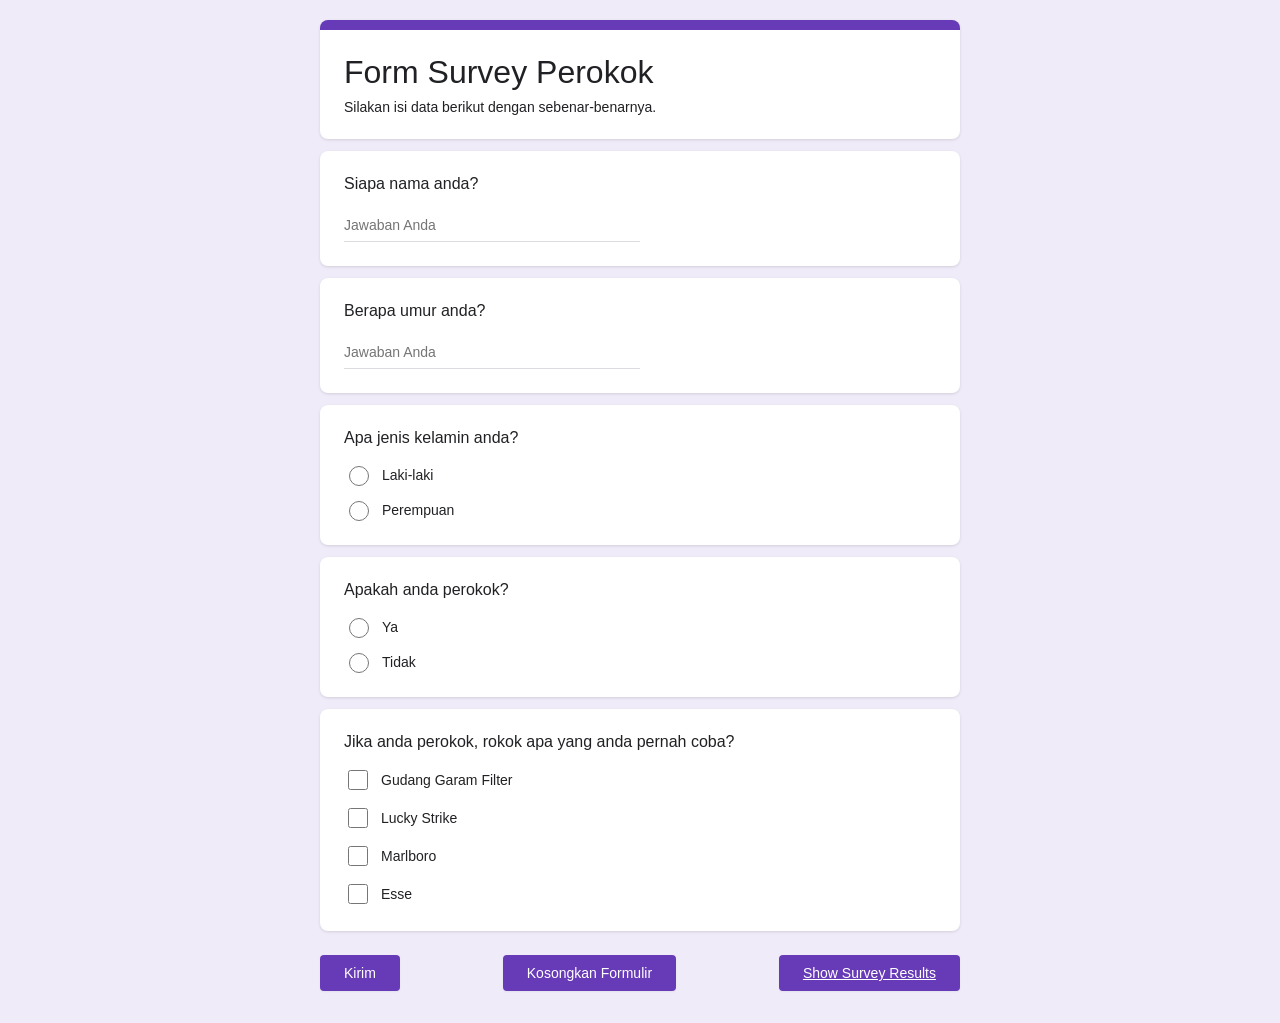
<file: index.html>
<!DOCTYPE html>
<html lang="id">
<head>
    <meta charset="UTF-8">
    <meta name="viewport" content="width=device-width, initial-scale=1.0">
    <title>Form Survey Perokok</title>
    <link rel="stylesheet" href="style.css">
    <style>
.btn-submit {
    background-color: #673ab7;
    color: white;
    border: none;
    padding: 10px 24px;
    border-radius: 4px;
    font-weight: 500;
    font-size: 14px;
    cursor: pointer;
    box-shadow: 0 1px 2px rgba(0,0,0,0.05);
}
.navigation-link {
    margin-top: 24px;
    text-align: center;
}
#navigation-link > a {
    color: white;
    text-decoration: none;
    font-size: 14px;
}
    </style>
</head>
<body>
    <form class="form-container">
        
        <div class="form-header">
            <div class="form-title">Form Survey Perokok</div>
            <div class="form-description">Silakan isi data berikut dengan sebenar-benarnya.</div>
        </div>

        <div class="card">
            <div class="question-text">Siapa nama anda?</div>
            <div class="input-container">
                <input type="text" name="nama_lengkap" id="nama" placeholder="Jawaban Anda" class="text-input">
            </div>
        </div>

        <div class="card">
            <div class="question-text">Berapa umur anda?</div>
            <div class="input-container">
                <input type="text" name="Umur" id="umur" placeholder="Jawaban Anda" class="text-input">
            </div>
        </div>

        <div class="card">
            <div class="question-text">Apa jenis kelamin anda?</div>
            <div class="radio-group">
                <div class="option-item">
                    <input type="radio" name="jenis_kelamin" id="choice1" value="Laki-laki">
                    <div class="option-text">Laki-laki</div>
                </div>
                <div class="option-item">
                    <input type="radio" name="jenis_kelamin" id="choice2" value="Perempuan">
                    <div class="option-text">Perempuan</div>
                </div>
            </div>
        </div>

        <div class="card">
            <div class="question-text">Apakah anda perokok?</div>
            <div class="radio-group">
                <div class="option-item">
                    <input type="radio" name="perokok" id="choice3" value="Perokok">
                    <div class="option-text">Ya</div>
                </div>
                <div class="option-item">
                    <input type="radio" name="perokok" id="choice4" value="Bukan Perokok">
                    <div class="option-text">Tidak</div>
                </div>
            </div>
        </div>

        <div class="card">
            <div class="question-text">Jika anda perokok, rokok apa yang anda pernah coba?</div>
            <div class="checkbox-group">
                <div class="option-item">
                    <input type="checkbox" id="used1" name="rokok" value="Gudang Garam Filter">
                    <div class="option-text">Gudang Garam Filter</div>
                </div>
                <div class="option-item">
                    <input type="checkbox" id="used2" name="rokok" value="Lucky Strike">
                    <div class="option-text">Lucky Strike</div>
                </div>
                <div class="option-item">
                    <input type="checkbox" id="used3" name="rokok" value="Marlboro">
                    <div class="option-text">Marlboro</div>
                </div>
                <div class="option-item">
                    <input type="checkbox" id="used4" name="rokok" value="Esse">
                    <div class="option-text">Esse</div>
                </div>
            </div>
        </div>

        <div class="action-container">
            <button type="submit" class="btn-submit">Kirim</button>
            <button type="reset" class="btn-submit">Kosongkan Formulir</button>
            <a id="navigation-link" class="btn-submit"href="pages/table.html">Show Survey Results</a>
        </div>

    </form>

    <script>
        const form = document.querySelector(".form-container");
        
        form.addEventListener("submit", (e) => {
            e.preventDefault();
            
            const data = new FormData(e.target);
            const newData = Object.fromEntries(data.entries());
            newData.rokok = data.getAll("rokok");
            const dataSaved = window.localStorage.getItem("sample");
            let dataArray = [];
            if (dataSaved) {
                dataArray = JSON.parse(dataSaved);
            }
            dataArray.push(newData);
            console.log("Data tersimpan:", dataArray);
            window.localStorage.setItem("sample", JSON.stringify(dataArray));

            alert("Data anda berhasil disimpan!");
        });
    </script>
</body>
</html>
</file>
<file: style.css>
body {
    font-family: 'Roboto', Arial, sans-serif;
    background-color: #f0ebf8;
    margin: 0;
    padding: 20px;
    display: flex;
    flex-direction: column;
    align-items: center;
}
body.table {
    font-family: Arial, sans-serif;
    background-color: #f4f7f6;
    margin: 0;
    padding: 40px 20px;
    display: flex;
    flex-direction: column;
    align-items: center;
}

/* Form Survey */
.form-container {
    width: 100%;
    max-width: 640px;
    display: grid;
    grid-template-columns: 1fr;
    gap: 12px;
}
.form-header {
    background-color: #ffffff;
    border-radius: 8px;
    border-top: 10px solid #673ab7;
    padding: 24px;
    box-shadow: 0 1px 3px rgba(0,0,0,0.12);
}
.form-title {
    font-size: 32px;
    font-weight: 400;
    margin-bottom: 8px;
    color: #202124;
}
.form-description {
    font-size: 14px;
    color: #202124;
}
.card {
    background-color: #ffffff;
    border-radius: 8px;
    padding: 24px;
    box-shadow: 0 1px 3px rgba(0,0,0,0.12);
    display: flex;
    flex-direction: column;
    gap: 16px;
}
.question-text {
    font-size: 16px;
    color: #202124;
    font-weight: 500;
}
.input-container {
    width: 100%;
}
.text-input {
    width: 50%;
    border: none;
    border-bottom: 1px solid #dadce0;
    padding: 8px 0;
    font-size: 14px;
    outline: none;
    transition: border-bottom 0.2s;
}
.text-input:focus {
    border-bottom: 2px solid #673ab7;
}
.radio-group, .checkbox-group {
    display: flex;
    flex-direction: column;
    gap: 12px;
}
.option-item {
    display: flex;
    align-items: center;
    gap: 10px;
}
.option-item input[type="radio"], 
.option-item input[type="checkbox"] {
    width: 20px;
    height: 20px;
    cursor: pointer;
}
.option-text {
    font-size: 14px;
    color: #202124;
}
.action-container {
    display: flex;
    justify-content: space-between;
    align-items: center;
    padding: 12px 0;
}

.btn-submit {
    background-color: #673ab7;
    color: white;
    border: none;
    padding: 10px 24px;
    border-radius: 4px;
    font-weight: 500;
    font-size: 14px;
    cursor: pointer;
    box-shadow: 0 1px 2px rgba(0,0,0,0.05);
}
.navigation-link {
    margin-top: 24px;
    text-align: center;
}
#navigation-link > a {
    color: white;
    text-decoration: none;
    font-size: 14px;
}
/* Form Survey End */

/* Table */
h2 {
    color: #333;
    margin-bottom: 20px;
}
table {
    width: 100%;
    max-width: 900px;
    border-collapse: collapse;
    background-color: #fff;
    box-shadow: 0 4px 6px rgba(0,0,0,0.1);
    border-radius: 8px;
    overflow: hidden;
    margin-bottom: 24px;
}
thead {
    background-color: #673ab7;
    color: #ffffff;
}
th:nth-child(1) {
    width: 5%;
}
th:nth-child(2) {
    width: 25%;
}
th:nth-child(3) {
    width: 10%;
}
th:nth-child(4) {
    width: 20%;
}
th:nth-child(5) {
    width: 15%;
}
th:nth-child(6) {
    width: 25%;
}
th, td {
    padding: 12px 16px;
    text-align: left;
    border-bottom: 1px solid #e0e0e0;
}
th {
    font-weight: 600;
    text-transform: uppercase;
    font-size: 14px;
}
td {
    font-size: 15px;
    color: #444;
}
tbody tr:hover {
    background-color: #f9f9f9;
}
.action-container {
    text-align: center;
}
.btn-back {
    display: inline-block;
    background-color: #673ab7;
    color: white;
    text-decoration: none;
    padding: 10px 24px;
    border-radius: 4px;
    font-weight: 500;
    font-size: 14px;
    box-shadow: 0 1px 2px rgba(0,0,0,0.1);
    transition: background-color 0.2s;
}
.btn-back:hover {
    background-color: #5e35b1;
}
.empty-state {
    text-align: center;
    font-style: italic;
    color: #888;
}
</file>
